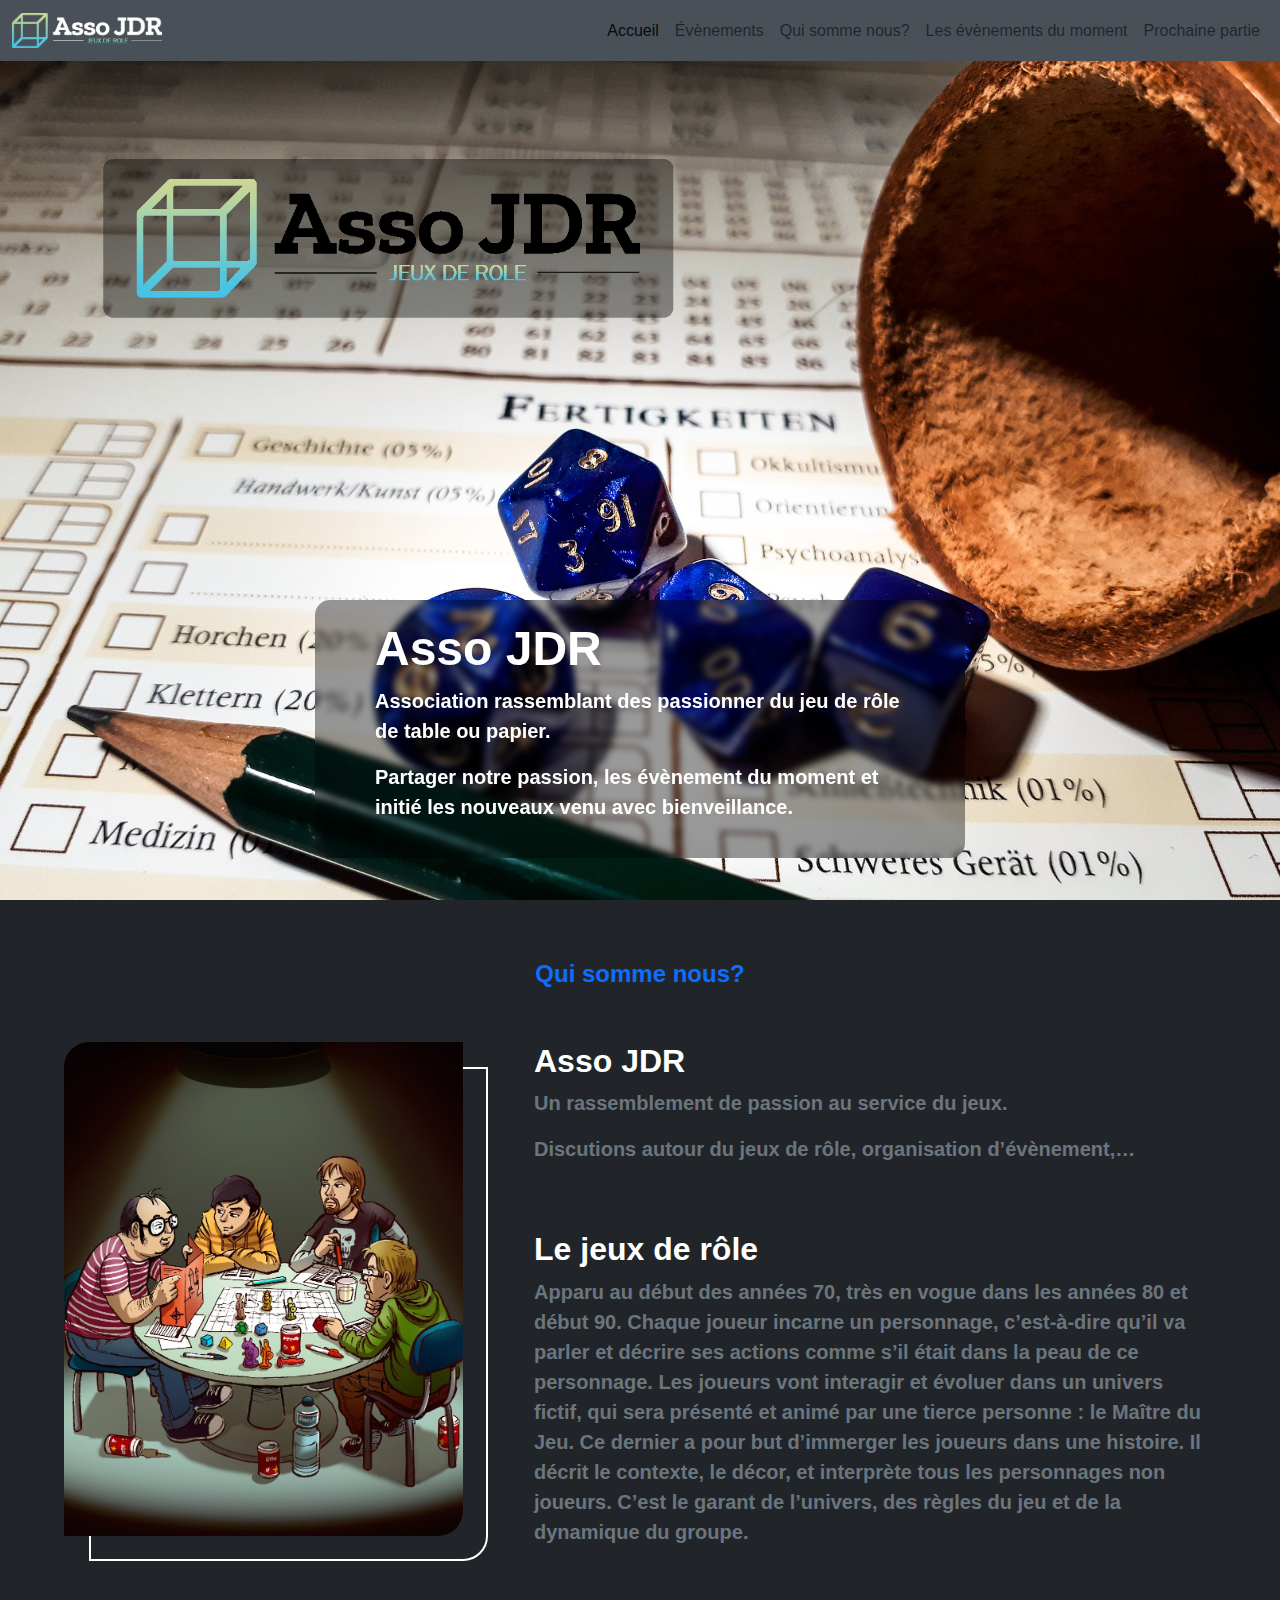
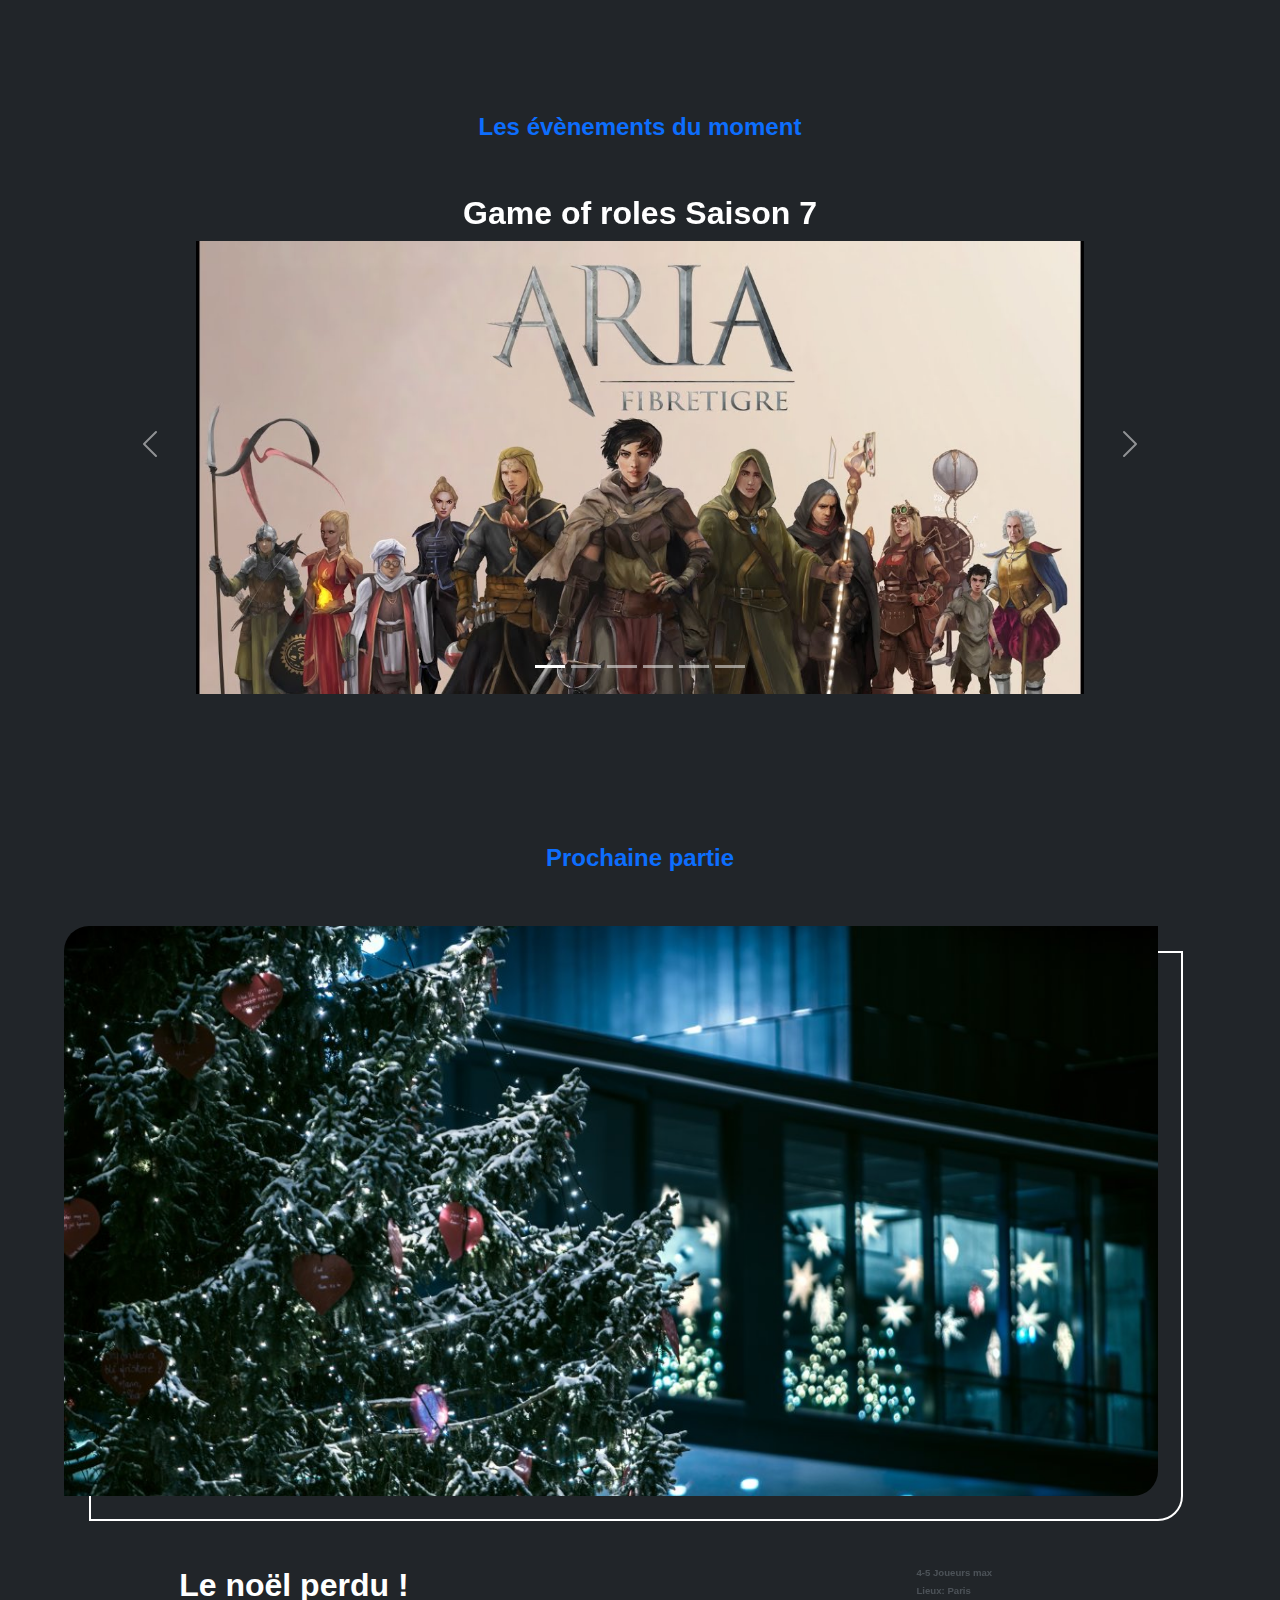
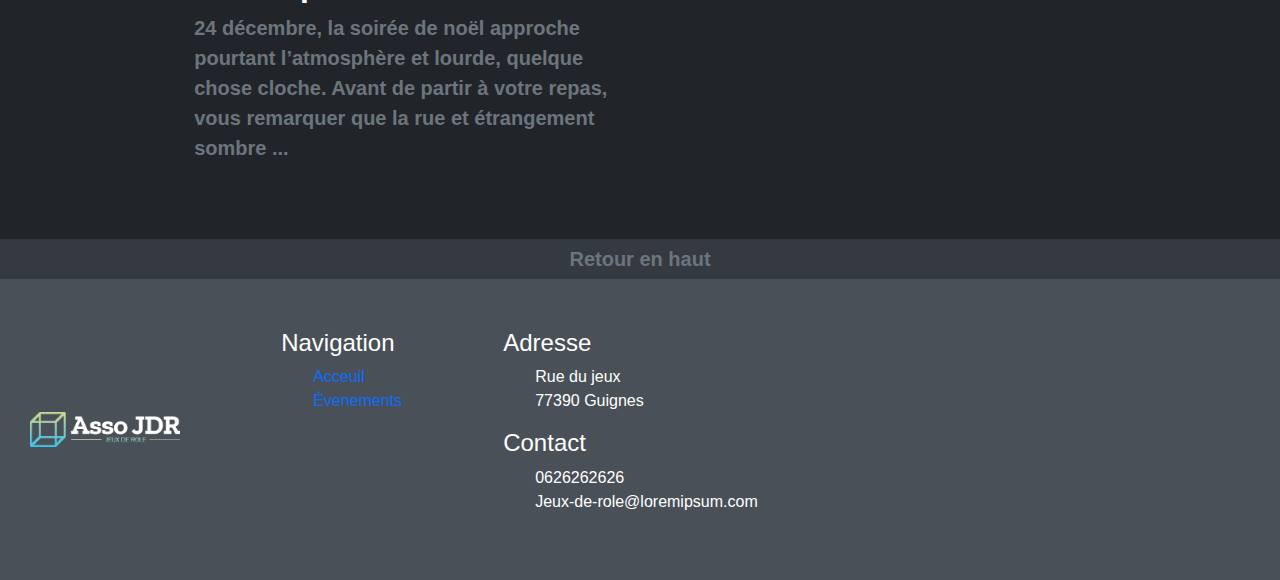
<file: index.html>
<!DOCTYPE html>
<html lang="fr">

<head>
  <meta charset="UTF-8">
  <meta http-equiv="X-UA-Compatible" content="IE=edge">
  <meta name="viewport" content="width=device-width, initial-scale=1.0">

  <!-- Title / Description / Icone -->
  <title>Asso-JDR</title>
  <meta name="description" content="Association rassemblant des passionner du jeu de rôle de table ou papier.
    Partager notre passion, les évènement du moment et initié les nouveaux venu avec bienveillance.
    ">
  <link rel="icon" href="src/assets/logo/Tabs-logo.png">

  <!-- CSS -->
  <link rel="stylesheet" href="src/Bootstrap/css/bootstrap.min.css">
  <link rel="stylesheet" href="src/css/index.css">
  <link rel="stylesheet" href="src/css/header.css">
  <link rel="stylesheet" href="src/css/main.css">
  <link rel="stylesheet" href="src/css/about.css">
  <link rel="stylesheet" href="src/css/event.css">
  <link rel="stylesheet" href="src/css/next-game.css">
  <link rel="stylesheet" href="src/css/footer.css">

  <!-- JAVASCRIPT -->
  <script src="src/Bootstrap/js/bootstrap.min.js" defer></script>
</head>

<body>

  <header id="header">

    <nav class="navbar navbar-expand-lg d-flex justify-content-between">
      <div class="container-fluid">
        <a class="navbar-brand" href="/">
          <img class="navbar-logo" src="src/assets/logo/Asso-JDR-logo.png" alt="Asso JDR" width="150" height="35">
        </a>
        <button class="navbar-toggler" type="button" data-bs-toggle="collapse" data-bs-target="#navbarNav"
          aria-controls="navbarNav" aria-expanded="false" aria-label="Toggle navigation">
          <span class="navbar-toggler-icon"></span>
        </button>
        <div class="collapse navbar-collapse d-flex-lg justify-content-lg-end" id="navbarNav">
          <ul class="navbar-nav">
            <li class="nav-item">
              <a class="nav-link active text-center" aria-current="page" href="/">Accueil</a>
            </li>
            <li class="nav-item">
              <a class="nav-link text-center" href="src/pages/event.html">Évènements</a>
            </li>
            <li class="nav-item">
              <a class="nav-link text-center" href="/#about">Qui somme nous?</a>
            </li>
            <li class="nav-item">
              <a class="nav-link text-center" href="/#event">Les évènements du moment</a>
            </li>
            <li class="nav-item">
              <a class="nav-link text-center" href="/#next-game">Prochaine partie</a>
            </li>
          </ul>
        </div>
      </div>
    </nav>

    <div class="header-content">
      <img class="image-presentation-1" src="src/assets/img/presentation 1_2.jpg" alt="Image de presentation Asso JDR">

      <span class="head-separation"></span>

      <div class="header-text">
        <h1>Asso JDR</h1>
        <p>
          Association rassemblant des passionner du jeu de rôle de table ou papier.
        </p>
        <p>
          Partager notre passion, les évènement du moment et initié les nouveaux venu avec bienveillance.
        </p>
      </div>
    </div>

  </header>

  <main>
    <article class="about" id="about">
      <h2>Qui somme nous?</h2>
      <div class="about-content">

        <section class="about-img img-design-border">
          <span></span>
          <div>
            <img src="src/assets/img/presentation 2.jpg" alt="Quatre joueurs autours d'une table de jeux" width="160"
              height="200">
          </div>
        </section>

        <section>
          <h3>Asso JDR</h3>
          <p>
            Un rassemblement de passion au service du jeux.
          </p>
          <p>
            Discutions autour du jeux de rôle, organisation d’évènement,…
          </p>
        </section>

        <section>
          <h3>Le jeux de rôle</h3>
          <p>
            Apparu au début des années 70, très en vogue dans les années 80 et début 90. Chaque joueur incarne un
            personnage, c’est-à-dire qu’il va parler et décrire ses actions comme s’il était dans la peau de ce
            personnage. Les joueurs vont interagir et évoluer dans un univers fictif, qui sera présenté et animé par une
            tierce personne : le Maître du Jeu. Ce dernier a pour but d’immerger les joueurs dans une histoire. Il
            décrit le contexte, le décor, et interprète tous les personnages non joueurs. C’est le garant de l’univers,
            des règles du jeu et de la dynamique du groupe.
          </p>
        </section>
        
      </div>
    </article>

    <article class="event" id="event">
      <h2>Les évènements du moment</h2>
      <div id="carouselExampleIndicators" class="carousel slide" data-bs-ride="true">
        <div class="carousel-indicators">
          <button type="button" data-bs-target="#carouselExampleIndicators" data-bs-slide-to="0" class="active" aria-current="true" aria-label="Slide 1"></button>
          <button type="button" data-bs-target="#carouselExampleIndicators" data-bs-slide-to="1" aria-label="Slide 2"></button>
          <button type="button" data-bs-target="#carouselExampleIndicators" data-bs-slide-to="2" aria-label="Slide 3"></button>
          <button type="button" data-bs-target="#carouselExampleIndicators" data-bs-slide-to="3" aria-label="Slide 4"></button>
          <button type="button" data-bs-target="#carouselExampleIndicators" data-bs-slide-to="4" aria-label="Slide 5"></button>
          <button type="button" data-bs-target="#carouselExampleIndicators" data-bs-slide-to="5" aria-label="Slide 6"></button>
        </div>
        <div class="carousel-inner">
          <div class="carousel-item active">
            <h3>Game of roles Saison 7</h3>
            <a href="src/pages/event.html#event-1"><img src="src/assets/img/event-1.jpg" class="d-block w-100" alt="Game of roles Saison 7" width="auto" height="400"></a>
          </div>
          <div class="carousel-item">
            <h3>Les dés: Quels couleurs choisir</h3>
            <a href="src/pages/event.html#event-2"><img src="src/assets/img/event-2.jpg" class="d-block w-100" alt="Les dés: Quels couleurs choisir" width="auto" height="400"></a>
          </div>
          <div class="carousel-item">
            <h3>Hors série Game of rôles</h3>
            <a href="src/pages/event.html#event-3"><img src="src/assets/img/event-3.png" class="d-block w-100" alt="Hors serie Game of roles" width="auto" height="400"></a>
          </div>
          <div class="carousel-item">
            <h3>Les dés maudis</h3>
            <a href="src/pages/event.html#event-4"><img src="src/assets/img/event-4.jpg" class="d-block w-100" alt="Les dés maudis" width="auto" height="400"></a>
          </div>
          <div class="carousel-item">
            <h3>Les mondes d’Aria sortie du jeux vidéo</h3>
            <a href="src/pages/event.html#event-5"><img src="src/assets/img/event-5.jpg" class="d-block w-100" alt="Les mondes d’Aria sortie du jeux vidéo" width="auto" height="400"></a>
          </div>
          <div class="carousel-item">
            <h3>Les figurines dans le jeux de rôle</h3>
            <a href="src/pages/event.html#event-6"><img src="src/assets/img/event-6.jpg" class="d-block w-100" alt="Les figurines dans le jeux de rôle" width="auto" height="400"></a>
          </div>
        </div>
        <button class="carousel-control-prev" type="button" data-bs-target="#carouselExampleIndicators" data-bs-slide="prev">
          <span class="carousel-control-prev-icon" aria-hidden="true"></span>
          <span class="visually-hidden">Previous</span>
        </button>
        <button class="carousel-control-next" type="button" data-bs-target="#carouselExampleIndicators" data-bs-slide="next">
          <span class="carousel-control-next-icon" aria-hidden="true"></span>
          <span class="visually-hidden">Next</span>
        </button>
      </div>
    </article>

    <article class="next-game" id="next-game">
      <h2>Prochaine partie</h2>

      <section class="next-game-img img-design-border">
        <span></span>
        <div>
          <img src="src/assets/img/next-game.jpg" alt="Le Noël perdu !">
        </div>
      </section>

      <div class="next-game-desc-info">
        <section class="next-game-desc">
          <h3>Le noël perdu !</h3>
          <p>
            24 décembre, la soirée de noël approche pourtant l’atmosphère et lourde, quelque chose cloche. Avant de partir à votre repas, vous remarquer que la rue et étrangement sombre ...
          </p>
        </section>

        <section class="next-game-info">
          <p>
            4-5 Joueurs max
          </p>
          <p>
            Lieux: Paris
          </p>
        </section>
      </div>

    </article>
  </main>

  <div class="back-to-top">
    <a href="/#header">
      <p>
        Retour en haut
      </p>
    </a>
  </div>

  <footer>
    <section>
      <img src="src/assets/logo/Asso-JDR-logo.png" alt="Asso-JDR" width="150" height="35">
    </section>
    <section>
      <h4>Navigation</h4>
      <nav>
        <ul class="footer-nav">
          <li><a href="index.html">Acceuil</a></li>
          <li><a href="#">Évenements</a></li>
        </ul>
      </nav>
    </section>
    <section>
      <div>
        <h4>Adresse</h4>
        <ul>
          <li>Rue du jeux</li>
          <li>77390 Guignes</li>
        </ul>
      </div>
      <div>
        <h4>Contact</h4>
        <ul>
          <li>0626262626</li>
          <li>Jeux-de-role@loremipsum.com</li>
        </ul>
      </div>
    </section>
    <section>
      <iframe src="https://www.google.com/maps/embed?pb=!1m18!1m12!1m3!1d2636.804108152598!2d2.798997715935182!3d48.63273052452254!2m3!1f0!2f0!3f0!3m2!1i1024!2i768!4f13.1!3m3!1m2!1s0x47ef5588c4fbda25%3A0x734cc25dc79d7ba1!2sRue%20du%20Jeu%2C%2077390%20Guignes!5e0!3m2!1sfr!2sfr!4v1670507199453!5m2!1sfr!2sfr" width="100%" height="100%" style="border:0;" allowfullscreen="" loading="lazy" referrerpolicy="no-referrer-when-downgrade"></iframe>
    </section>
  </footer>
</body>

</html>
</file>
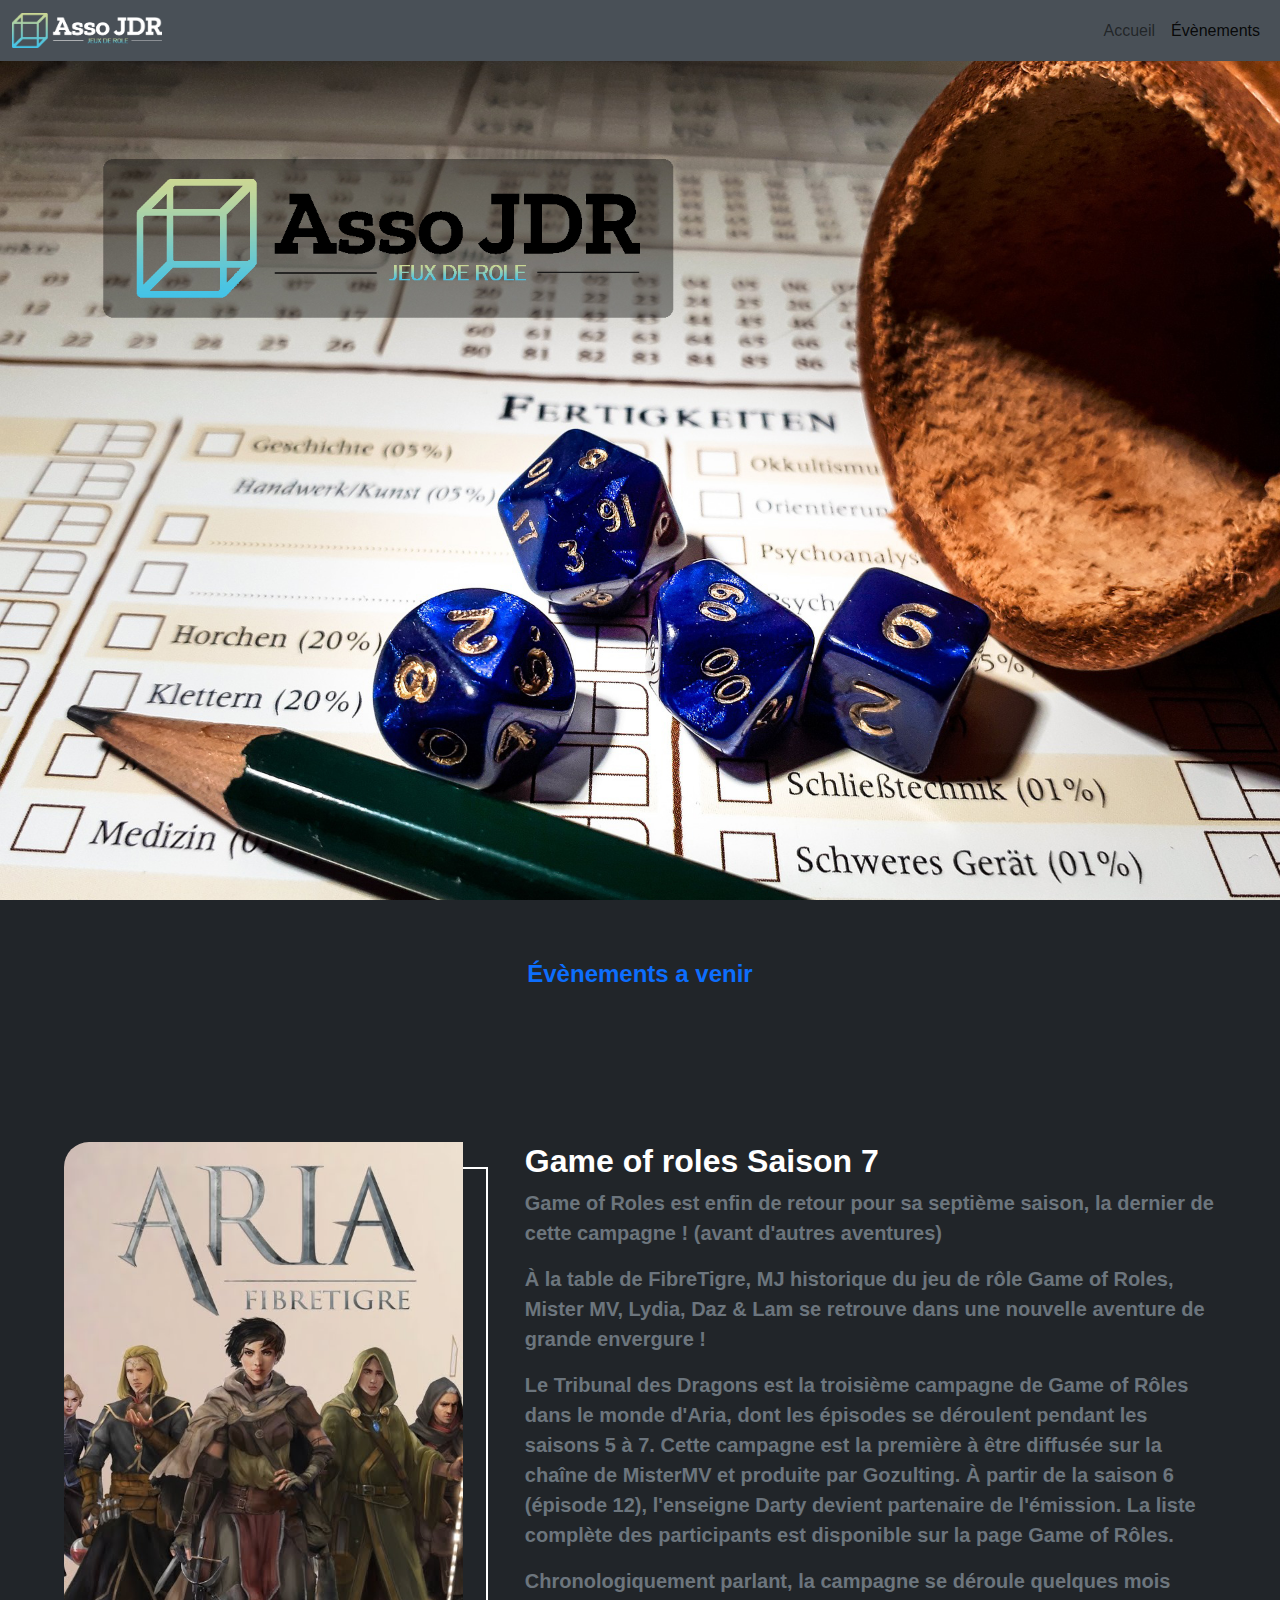
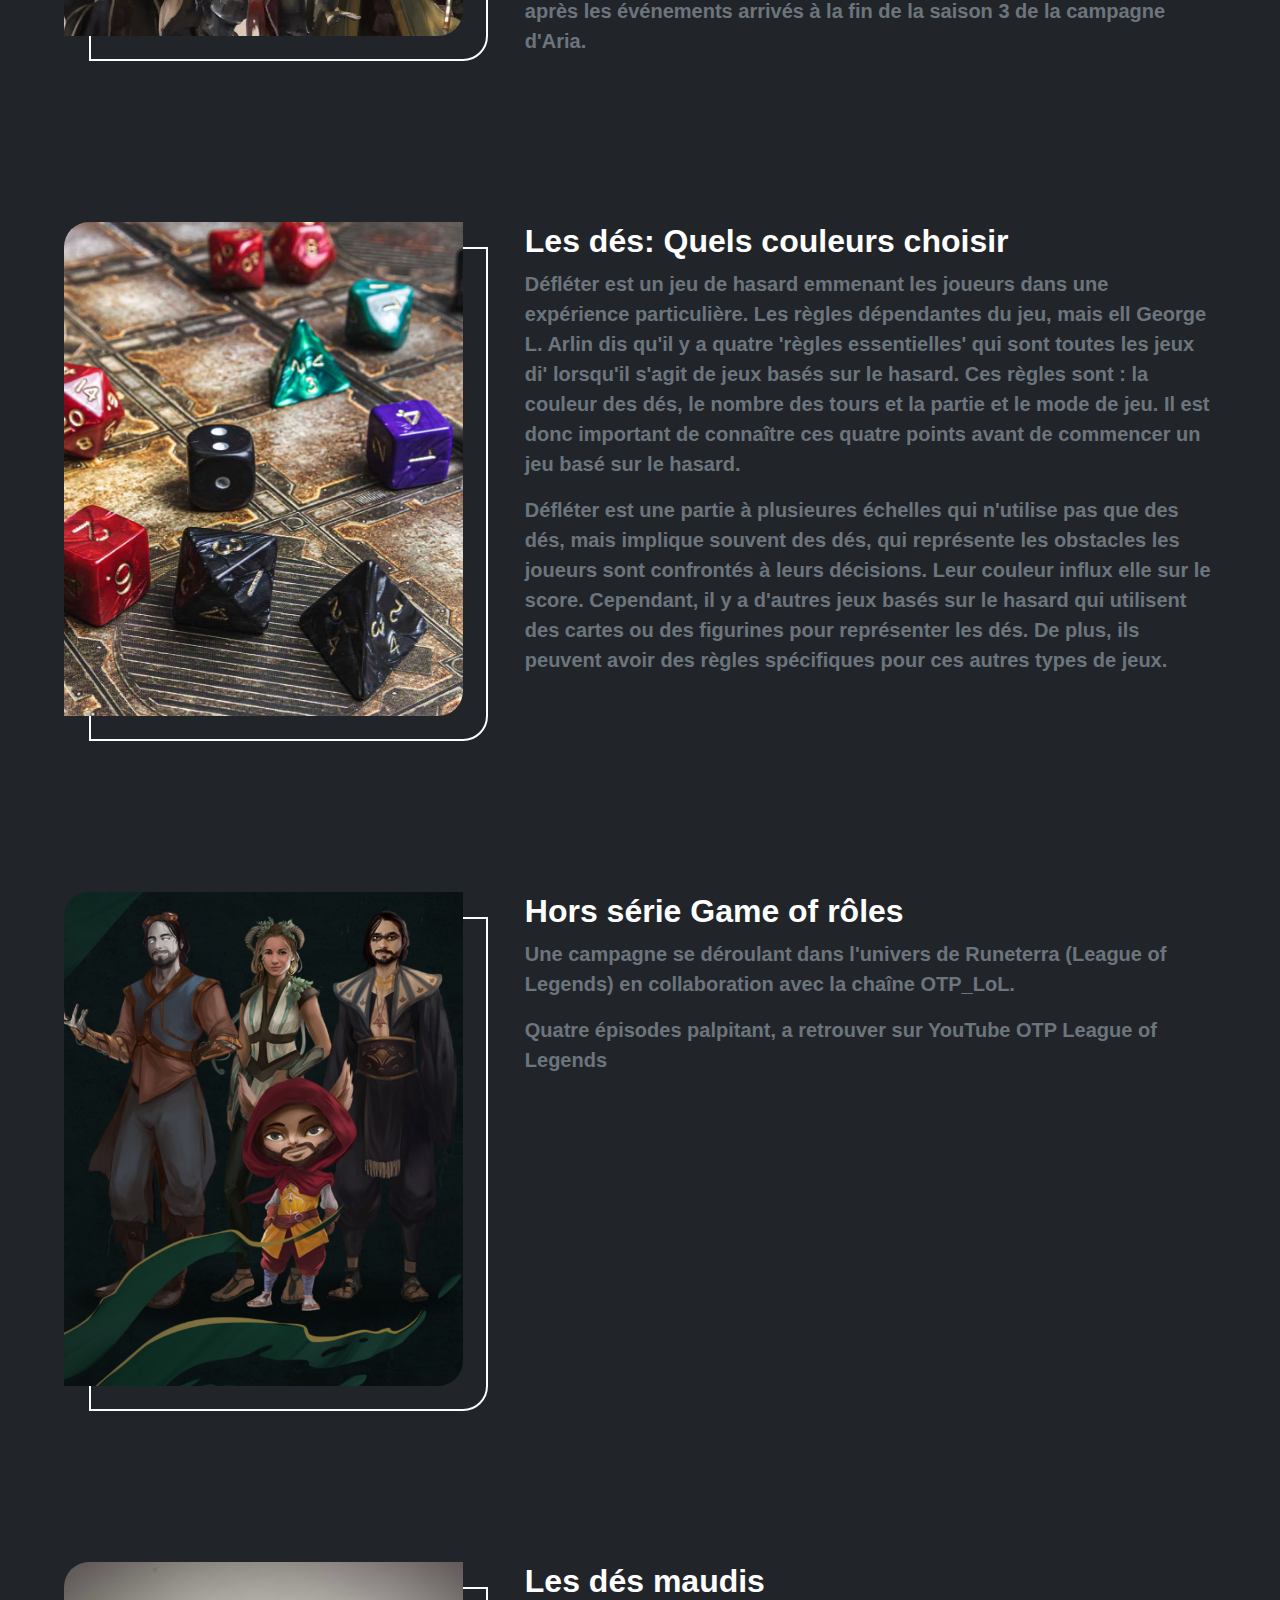
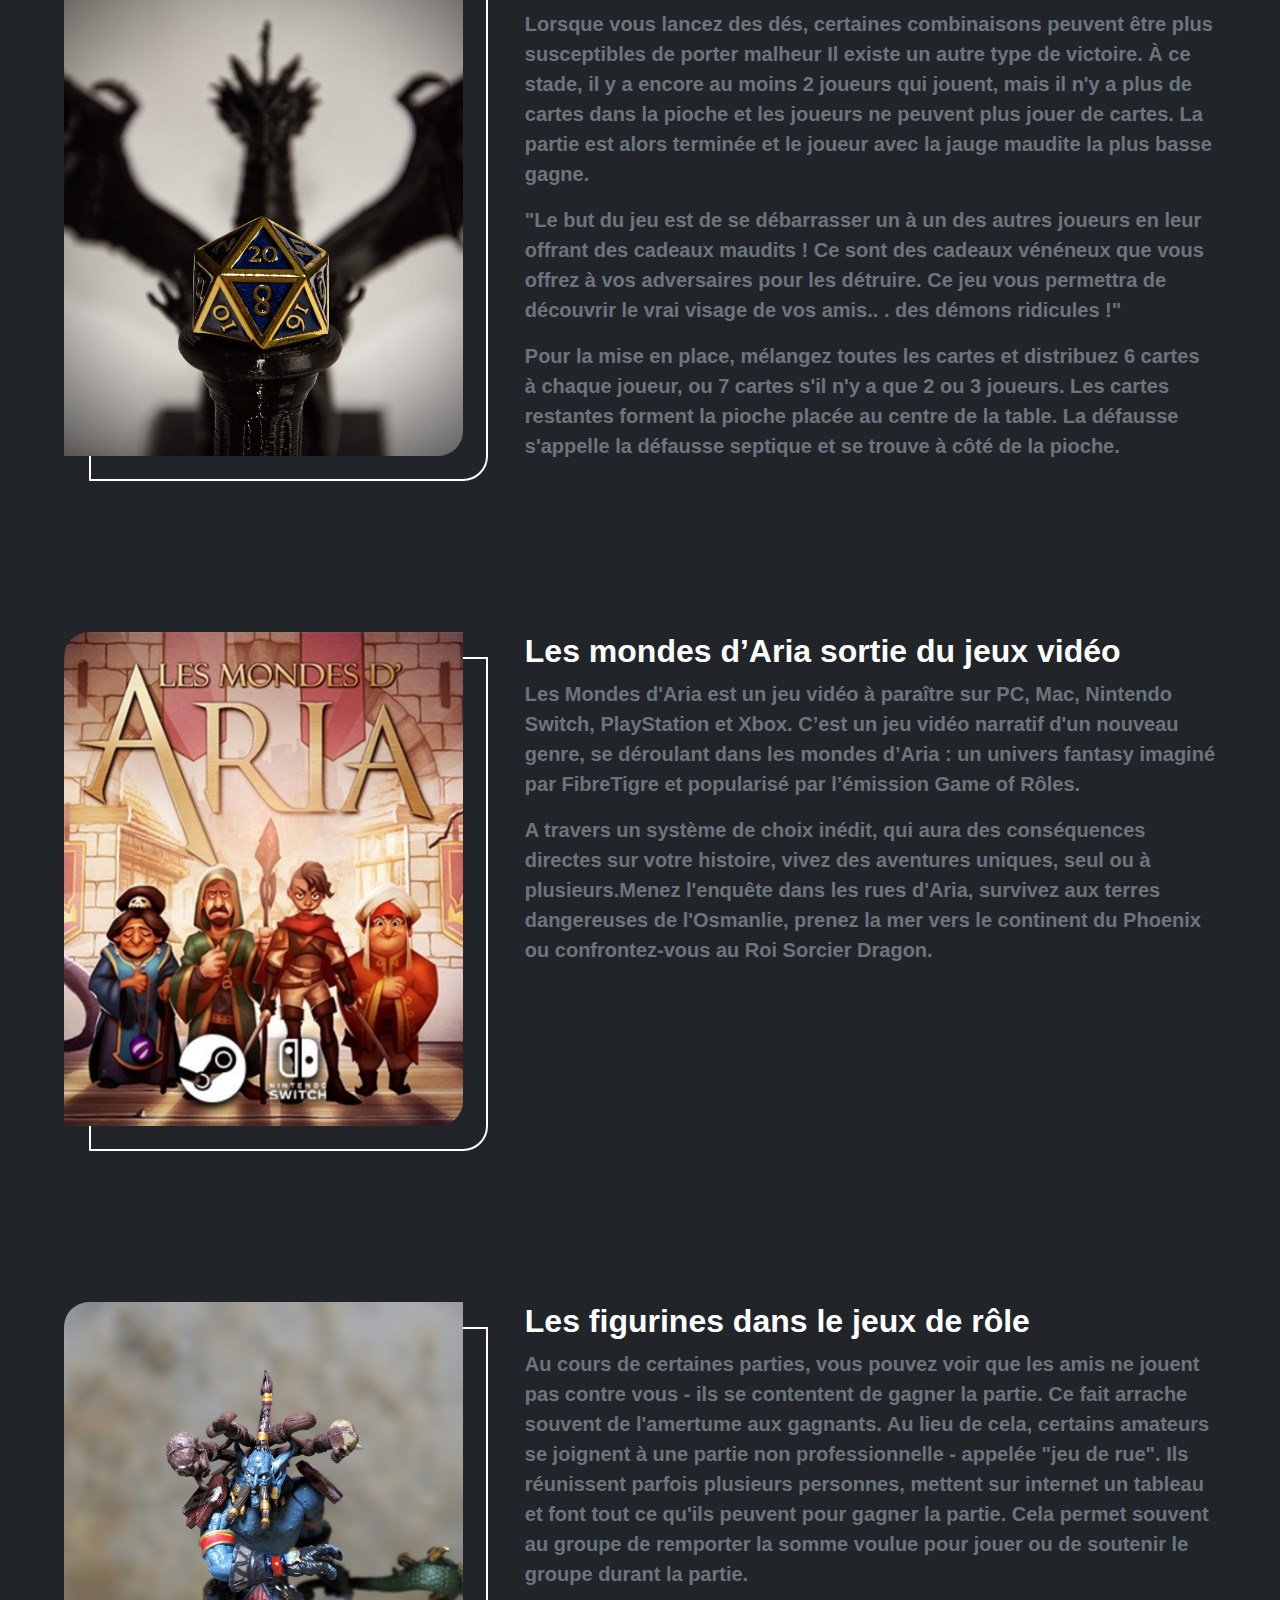
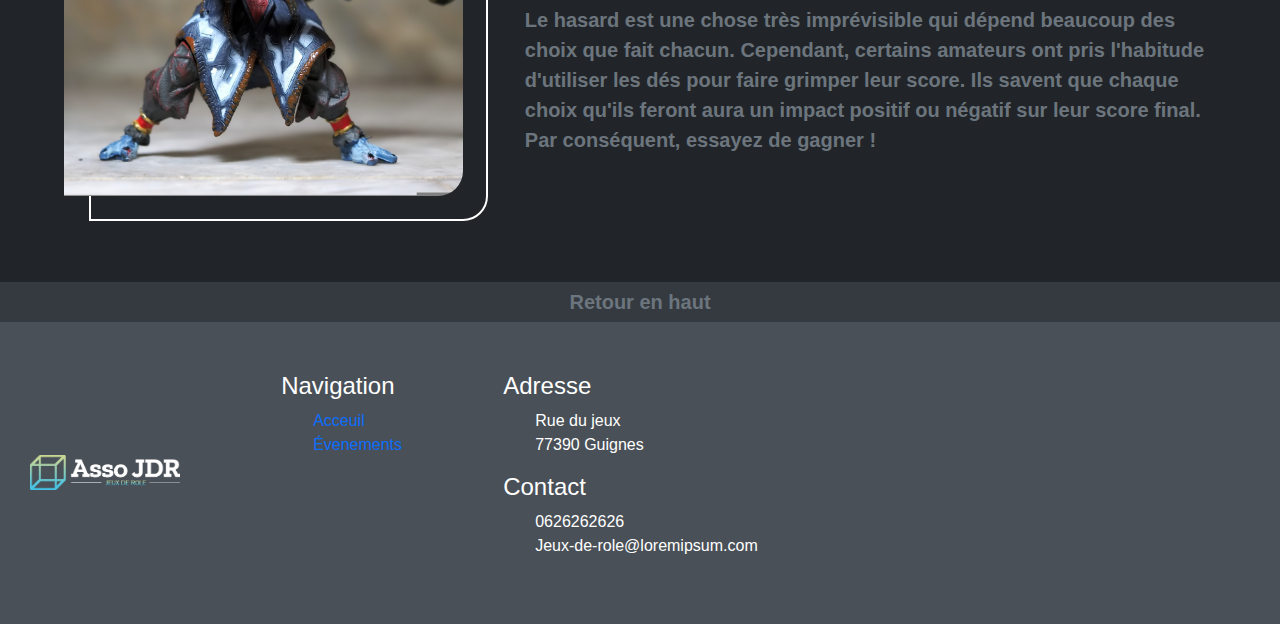
<file: src/pages/event.html>
<!DOCTYPE html>
<html lang="fr">
<head>
    <meta charset="UTF-8">
  <meta http-equiv="X-UA-Compatible" content="IE=edge">
  <meta name="viewport" content="width=device-width, initial-scale=1.0">

  <!-- Title / Description / Icone -->
  <title>Asso-JDR | Évènements</title>
  <meta name="description" content="Association rassemblant des passionner du jeu de rôle de table ou papier. | Retrouver sur cette page tous les événements à venir concernant la pratique du jeu de rôle.">
  <link rel="icon" href="../assets/logo/Tabs-logo.png">

  <!-- CSS -->
  <link rel="stylesheet" href="../Bootstrap/css/bootstrap.min.css">
  <link rel="stylesheet" href="css/event.css">
  <link rel="stylesheet" href="../css/index.css">
  <link rel="stylesheet" href="../css/header.css">
  <link rel="stylesheet" href="../css/footer.css">
  <link rel="stylesheet" href="../css/main.css">
  
  <!-- JAVASCRIPT -->
  <script src="../Bootstrap/js/bootstrap.min.js" defer></script>
</head>
<body>
    
    <header id="header">

        <nav class="navbar navbar-expand-lg d-flex justify-content-between">
          <div class="container-fluid">
            <a class="navbar-brand" href="/">
              <img class="navbar-logo" src="../assets/logo/Asso-JDR-logo.png" alt="Asso JDR" width="150" height="35">
            </a>
            <button class="navbar-toggler" type="button" data-bs-toggle="collapse" data-bs-target="#navbarNav"
              aria-controls="navbarNav" aria-expanded="false" aria-label="Toggle navigation">
              <span class="navbar-toggler-icon"></span>
            </button>
            <div class="collapse navbar-collapse d-flex-lg justify-content-lg-end" id="navbarNav">
              <ul class="navbar-nav">
                <li class="nav-item">
                  <a class="nav-link text-center" aria-current="page" href="/">Accueil</a>
                </li>
                <li class="nav-item">
                  <a class="nav-link active text-center" href="event.html">Évènements</a>
                </li>
              </ul>
            </div>
          </div>
        </nav>
    
        <div class="header-content">
          <img class="image-presentation-1" src="../assets/img/presentation 1_2.jpg" alt="Image de presentation Asso JDR">
    
          <span class="head-separation"></span>
    
        </div>
    
    </header>

    <main class="event-page">
        <h2>Évènements a venir</h2>

        <div class="art-event-page">
            <article id="event-1">
                <section class="img-design-border">
                    <span></span>
                    <div>
                        <img src="../assets/img/event-1.jpg" alt="Game of roles Saison 7" width="160" height="200">
                    </div>
                </section>
    
                <section>
                    <h3>Game of roles Saison 7</h3>
                    <p>
                        Game of Roles est enfin de retour pour sa septième saison, la dernier de    cette campagne ! (avant d'autres aventures)
                    </p>
                    <p>
                        À la table de FibreTigre, MJ historique du jeu de rôle Game of Roles, Mister MV, Lydia, Daz & Lam se retrouve dans une nouvelle aventure de grande envergure !
                    </p>
                    <p>
                        Le Tribunal des Dragons est la troisième campagne de Game of Rôles dans le monde d'Aria, dont les épisodes se déroulent pendant les saisons 5 à 7.
                        Cette campagne est la première à être diffusée sur la chaîne de MisterMV et produite par Gozulting. À partir de la saison 6 (épisode 12), l'enseigne Darty devient partenaire de l'émission.
                        La liste complète des participants est disponible sur la page Game of Rôles.
                    </p>
                    <p>
                        Chronologiquement parlant, la campagne se déroule quelques mois après les événements arrivés à la fin de la saison 3 de la campagne d'Aria.    
                    </p>
                </section>
            </article>
    
            <article id="event-2">
                <section class="img-design-border">
                    <span></span>
                    <div>
                        <img src="../assets/img/event-2.jpg" alt="Les dés: Quels couleurs choisir" width="160" height="200">
                    </div>
                </section>
    
                <section>
                    <h3>Les dés: Quels couleurs choisir</h3>
                    <p>
                        Défléter est un jeu de hasard emmenant les joueurs dans une expérience particulière. Les règles dépendantes du jeu, mais ell George L. Arlin dis qu'il y a quatre 'règles essentielles' qui sont toutes les jeux di' lorsqu'il s'agit de jeux basés sur le hasard. Ces règles sont : la couleur des dés, le nombre des tours et la partie et le mode de jeu. Il est donc important de connaître ces quatre points avant de commencer un jeu basé sur le hasard.
                    </p>
                    <p>
                        Défléter est une partie à plusieures échelles qui n'utilise pas que des dés, mais implique souvent des dés, qui représente les obstacles les joueurs sont confrontés à leurs décisions. Leur couleur influx elle sur le score. Cependant, il y a d'autres jeux basés sur le hasard qui utilisent des cartes ou des figurines pour représenter les dés. De plus, ils peuvent avoir des règles spécifiques pour ces autres types de jeux.
                    </p>
                </section>
            </article>
    
            <article id="event-3">
                <section class="img-design-border">
                    <span></span>
                    <div>
                        <img src="../assets/img/event-3.png" alt="Hors série Game of rôles" width="160" height="200">
                    </div>
                </section>
                <section>
                    <h3>Hors série Game of rôles</h3>
                    <p>
                        Une campagne se déroulant dans l'univers de Runeterra (League of Legends) en collaboration avec la chaîne OTP_LoL.
                    </p>
                    <p>
                        Quatre épisodes palpitant, a retrouver sur YouTube OTP League of Legends
                    </p>
                </section>
            </article>
    
            <article id="event-4">
                <section class="img-design-border">
                    <span></span>
                    <div>
                        <img src="../assets/img/event-4.jpg" alt="Les dés maudis" width="160" height="200">
                    </div>
                </section>
                <section>
                    <h3>Les dés maudis</h3>
                    <p>
                        Lorsque vous lancez des dés, certaines combinaisons peuvent être plus susceptibles de porter malheur
    Il existe un autre type de victoire. À ce stade, il y a encore au moins 2 joueurs qui jouent, mais il n'y a plus de cartes dans la pioche et les joueurs ne peuvent plus jouer de cartes. La partie est alors terminée et le joueur avec la jauge maudite la plus basse gagne.
                    </p>
                    <p>
                        "Le but du jeu est de se débarrasser un à un des autres joueurs en leur offrant des cadeaux maudits ! Ce sont des cadeaux vénéneux que vous offrez à vos adversaires pour les détruire. Ce jeu vous permettra de découvrir le vrai visage de vos amis.. . des démons ridicules !"
                    </p>
                    <p>
                        Pour la mise en place, mélangez toutes les cartes et distribuez 6 cartes à chaque joueur, ou 7 cartes s'il n'y a que 2 ou 3 joueurs. Les cartes restantes forment la pioche placée au centre de la table. La défausse s'appelle la défausse septique et se trouve à côté de la pioche.
                    </p>
                </section>
            </article>
    
            <article id="event-5">
                <section class="img-design-border">
                    <span></span>
                    <div>
                        <img src="../assets/img/event-5.jpg" alt="Les mondes d’Aria sortie du jeux vidéo" width="160" height="200" >
                    </div>
                </section>
                <section>
                    <h3>Les mondes d’Aria sortie du jeux vidéo</h3>
                    <p>
                        Les Mondes d'Aria est un jeu vidéo à paraître sur PC, Mac, Nintendo Switch, PlayStation et Xbox. C’est un jeu vidéo narratif d'un nouveau genre, se déroulant dans les mondes d’Aria : un univers fantasy imaginé par FibreTigre et popularisé par l’émission Game of Rôles.
                    </p>
                    <p>
                        A travers un système de choix inédit, qui aura des conséquences directes sur votre histoire, vivez des aventures uniques, seul ou à plusieurs.Menez l'enquête dans les rues d'Aria, survivez aux terres dangereuses de l'Osmanlie, prenez la mer vers le continent du Phoenix ou confrontez-vous au Roi Sorcier Dragon.
                    </p>
                </section>
            </article>
    
            <article id="event-6">
                <section class="img-design-border">
                    <span></span>
                    <div>
                        <img src="../assets/img/event-6.jpg" alt="Les figurines dans le jeux de rôle" width="160" height="200">
                    </div>
                </section>
                <section>
                    <h3>Les figurines dans le jeux de rôle</h3>
                    <p>
                        Au cours de certaines parties, vous pouvez voir que les amis ne jouent pas contre vous - ils se contentent de gagner la partie. Ce fait arrache souvent de l'amertume aux gagnants. Au lieu de cela, certains amateurs se joignent à une partie non professionnelle - appelée "jeu de rue". Ils réunissent parfois plusieurs personnes, mettent sur internet un tableau et font tout ce qu'ils peuvent pour gagner la partie. Cela permet souvent au groupe de remporter la somme voulue pour jouer ou de soutenir le groupe durant la partie.
                    </p>
                    <p>
                        Le hasard est une chose très imprévisible qui dépend beaucoup des choix que fait chacun. Cependant, certains amateurs ont pris l'habitude d'utiliser les dés pour faire grimper leur score. Ils savent que chaque choix qu'ils feront aura un impact positif ou négatif sur leur score final. Par conséquent, essayez de gagner !
                    </p>
                </section>
            </article>
    
        </div>
    </main>

    <div class="back-to-top">
        <a href="event.html#header">
          <p>
            Retour en haut
          </p>
        </a>
    </div>

    <footer>
        <section>
          <img src="../assets/logo/Asso-JDR-logo.png" alt="Asso-JDR" width="150" height="35">
        </section>
        <section>
          <h4>Navigation</h4>
          <nav>
            <ul class="footer-nav">
              <li><a href="/">Acceuil</a></li>
              <li><a href="event.html">Évenements</a></li>
            </ul>
          </nav>
        </section>
        <section>
          <div>
            <h4>Adresse</h4>
            <ul>
              <li>Rue du jeux</li>
              <li>77390 Guignes</li>
            </ul>
          </div>
          <div>
            <h4>Contact</h4>
            <ul>
              <li>0626262626</li>
              <li>Jeux-de-role@loremipsum.com</li>
            </ul>
          </div>
        </section>
        <section>
          <iframe src="https://www.google.com/maps/embed?pb=!1m18!1m12!1m3!1d2636.804108152598!2d2.798997715935182!3d48.63273052452254!2m3!1f0!2f0!3f0!3m2!1i1024!2i768!4f13.1!3m3!1m2!1s0x47ef5588c4fbda25%3A0x734cc25dc79d7ba1!2sRue%20du%20Jeu%2C%2077390%20Guignes!5e0!3m2!1sfr!2sfr!4v1670507199453!5m2!1sfr!2sfr" width="100%" height="100%" style="border:0;" allowfullscreen="" loading="lazy" referrerpolicy="no-referrer-when-downgrade"></iframe>
        </section>
    </footer>
</body>
</html>
</file>
<file: src/css/header.css>
/* headder */

/** navbar **/

.navbar {
    background-color: var(--bs-gray-700);
}

.navbar-logo {
    width: 150px;
    height: auto;
}

/** Header content **/

.header-content {
    display: flex;
    flex-direction: column;
    align-items: center;
    gap: 20px;
}
.image-presentation-1 {
    width: 100%;
    height: auto;
    overflow-x: hidden;
}

.head-separation {
    background: var(--bs-primary);
    height: 2px;
    width: 50vw;
}

/*** Header text ***/

.header-text {
    padding: 0 50px;
}

@media screen and (min-width: 700px) {

    .head-separation {
        display: none;
    }

    .header-text {
        position: absolute;
        top: 45vw;
        background: rgba(0, 0, 0, 0.4);
        backdrop-filter: blur(3px);
        border-radius: 15px;
        padding: 20px 60px;
        width: 650px;
    }
    .header-text>p {
        color: white;
    }
}

/** tablette to desktop 1240px **/

@media screen and (min-width: 1240px) {

    header {
        max-height: 100vh;
        overflow-y: hidden;
    }

    .header-text {
        top: 600px;
    }
}
</file>
<file: src/css/main.css>
/* main */

main {
    width: 100%;
    padding: 60px 35px;
    display: flex;
    flex-direction: column;
    gap: 150px;
}

@media screen and (min-width: 700px) {

    main {
        width: 100%;
        padding-left: 5%;
        padding-right: 5%;
    }
}
</file>
<file: src/css/about.css>
/** article 1 about **/

.about-content {
    display: grid;
    grid-template-columns: 180px auto;
    grid-template-rows: auto auto;
    gap: 20px;
}

.about-content>section:last-child {
    grid-column: 1/3;
}

.about-img {
    width: 180px;
    height: 220px;
}

@media screen and (min-width: 700px) {

    .about-content {
        grid-template-columns: 420px auto;
    }

    .about-img {
        width: 420px;
        height: 520px;
    }
}

@media screen and (min-width: 1240px) {

    .about-content {
        grid-template-columns: 420px auto;
        grid-template-rows: auto auto;
        gap: 50px;
    }

    .about-content>section:first-child {
        grid-row: 1/3;
    }

    .about-content>section:last-child {
        grid-column: 2/3;
    }
}
</file>
<file: src/css/event.css>
.carousel-item {
    height: 300px;
    text-align: center;
}

.carousel-item>a>img {
    width: 100%;
    height: 100%;
    object-fit: contain;
}

@media screen and (min-width: 700px) {

    .carousel-item {
        height: 500px;
    }
}
</file>
<file: src/css/next-game.css>
.next-game {
    display: flex;
    flex-direction: column;
}

.next-game-img {
    width: 100%;
    height: 300px;
    align-self: center;
    margin-bottom: 40px;
}

.next-game-desc>p {
    padding: 0 15px;
}

.next-game-info>p {
    font-size: 0.6em;
    margin-bottom: 0.4em;
    filter: brightness(0.7);
}

@media screen and (min-width: 700px) {

    .next-game-img {
        height: 400px;
    }

    .next-game-desc-info {
        align-self: center;
        display: flex;
        justify-content: space-between;
        width: 80%;
    }

    .next-game-desc-info>*:first-child {
        width: 50%;
    }
    .next-game-desc-info>*:last-child {
        width: 20%;
    }
}

@media screen and (min-width: 1240px) {

    .next-game-img {
        height: 600px;
    }
}
</file>
<file: src/css/footer.css>
footer {
    background-color: var(--bs-gray-700);
    padding: 50px 30px;
    display: grid;
    grid-template-columns: 50% 50%;
    grid-template-rows: auto auto auto;
    gap: 10px;
    font-size: 0.8em;
}

.footer-nav>li>a {
    color: var(--bs-primary);
}

footer>section:first-child {
    display: flex;
    align-items: center;
    height: 100%;
}

@media screen and (min-width: 1240px) {

    footer {
        font-size: 1em;
        grid-template-columns: auto auto auto auto;
        grid-template-rows: auto;
    }
}
</file>
<file: src/pages/css/event.css>
main.event-page {
    gap: 0;
}

.art-event-page {
    display: flex;
    flex-direction: column;
    gap: 100px;
}

.art-event-page>article {
    display: flex;
    flex-direction: column;
    gap: 30px;
}

.art-event-page>article>section:first-child {
    width: 180px;
    height: 220px;
}

@media screen and (min-width: 700px) {

    .art-event-page>article>section:first-child {
        width: 420px;
        height: 520px;
    }
}

@media screen and (min-width: 1240px) {

    main.event-page {
        gap: 100px;
    }

    .art-event-page {
        gap: 150px;
    }
    
    .art-event-page>article {
        flex-direction: row;
        justify-content: space-between;
    }

    .art-event-page>article>section:last-child {
        width: 60%;
    }
}
</file>
<file: src/css/index.css>
/* general / reset */

*,li, a {
    font-family: 'Segoe UI', Tahoma, Geneva, Verdana, sans-serif;
    margin: 0;
    padding: 0;
    color: white;
    text-decoration: none;
    list-style: none;
}

p {
    color: var(--bs-gray-600);
    font-size: 12px;
    font-weight: 600;
}

h1, h3 {
    font-weight: bold;
}

h1 {
    font-size: 28px;
}

h2 {
    color: var(--bs-primary);
    font-size: 12px;
    font-weight: bold;
    width: 100%;
    text-align: center;
    padding-bottom: 45px;
}

h3 {
    font-size: 16px;
}

body {
    background: var(--bs-body-color);
    overflow-x: hidden;
}

.img-border {
    background: transparent;
    border: solid 1px var(--bs-white);
    border-bottom-right-radius: 10px;
    width: 100%;
    height: 100%;
}

.img-design-border {
    position: relative;
}

.img-design-border>div {
    position: absolute;
    top: 0;
    left: 0;
    border-bottom-right-radius: 15px;
    border-top-left-radius: 15px;
    width: 95%;
    height: 95%;
    overflow: hidden;
}

.img-design-border>div>img {
    width: 100%;
    height: 100%;
    object-fit: cover;
}

.img-design-border>span {
    display: inline-block;
    background: transparent;
    border: solid 1px var(--bs-white);
    border-bottom-right-radius: 15px;
    position: absolute;
    top: 15px;
    left: 15px;
    width: 95%;
    height: 95%;
}

.back-to-top {
    width: 100%;
    height: 40px;
    background-color: var(--bs-gray-800);
    display: flex;
    justify-content: center;
    align-items: center;
}

.back-to-top>a ,a>p {
    width: 100%;
    height: 100%;
    display: flex;
    justify-content: center;
    align-items: center;
    margin: 0;
}

@media screen and (min-width: 700px) {

    h1 {
        font-size: 48px;
    }
    h3 {
        font-size: 32px;
    }
    
    h2 {
        font-size: 24px;
    }

    p {
        font-size: 20px;
    }
    
    .img-design-border>span {
        border-width: 2px;
    }

    .img-design-border>div {
        border-bottom-right-radius: 25px;
        border-top-left-radius: 25px;
    }

    .img-design-border>span {
        border-bottom-right-radius: 25px;
        top: 25px;
        left: 25px;
    }
}
</file>
